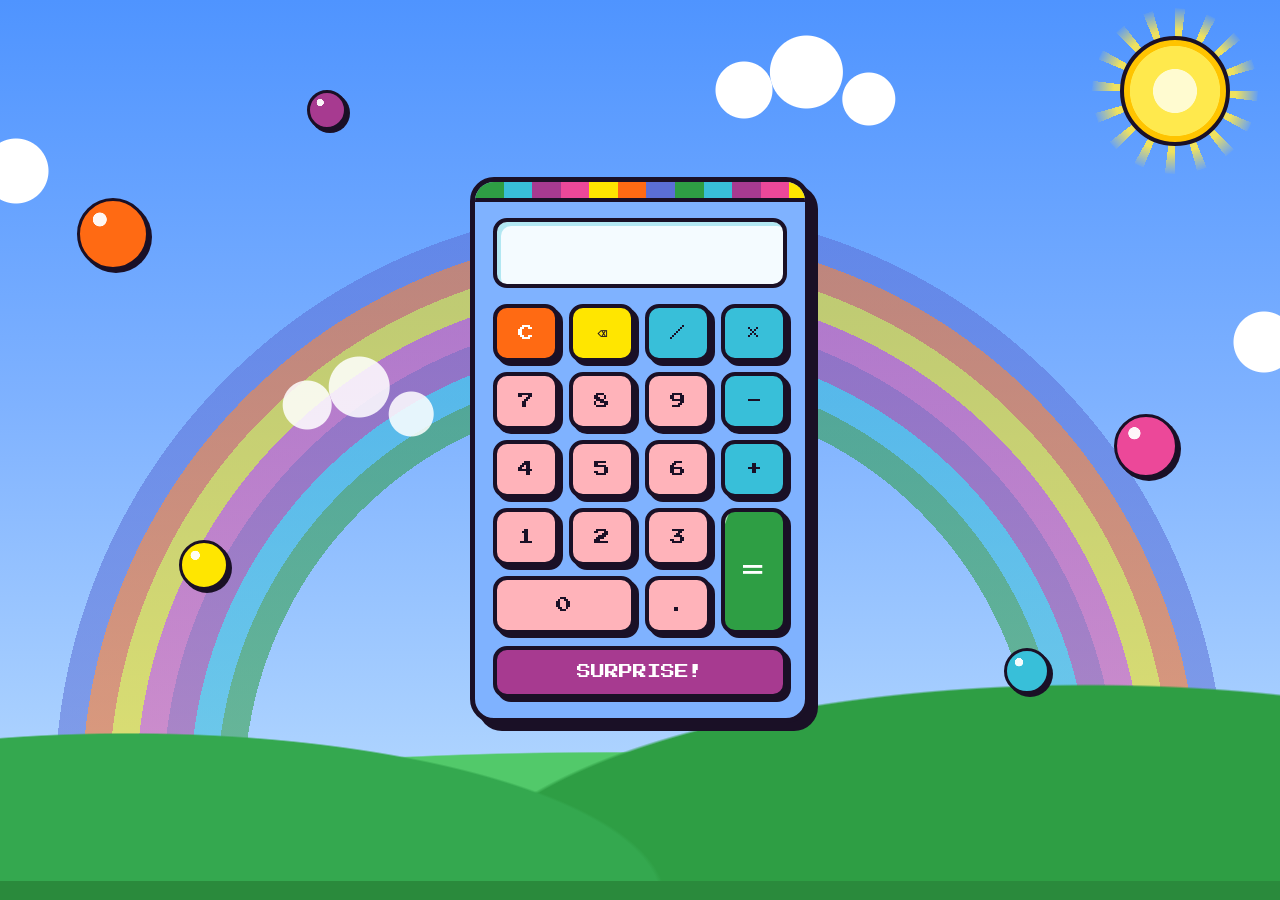
<file: index.html>
<!doctype html>
<html lang="en">
  <head>
    <meta charset="UTF-8" />
    <meta name="viewport" content="width=device-width, initial-scale=1.0" />
    <link rel="stylesheet" href="calcu.css" />
    <title>Calculator</title>
  </head>
  <body>
    <!-- Clickable background -->
    <div class="scene">
      <button type="button" class="sun" title="Click me!" aria-label="Sun" onclick="clickSun(this)"></button>
      <button type="button" class="bubble b1" title="Pop me!" aria-label="Bubble" onclick="popBubble(this)"></button>
      <button type="button" class="bubble b2" title="Pop me!" aria-label="Bubble" onclick="popBubble(this)"></button>
      <button type="button" class="bubble b3" title="Pop me!" aria-label="Bubble" onclick="popBubble(this)"></button>
      <button type="button" class="bubble b4" title="Pop me!" aria-label="Bubble" onclick="popBubble(this)"></button>
      <button type="button" class="bubble b5" title="Pop me!" aria-label="Bubble" onclick="popBubble(this)"></button>
    </div>

    <!-- Characters that pop out when the SURPRISE! button is clicked -->
    <img class="buddy buddy-left" src="gumblee.png" alt="Gumball" draggable="false" />
    <img class="buddy buddy-right" src="darwinn.png" alt="Darwin" draggable="false" />

    <div class="calculator">
      <form name="form1">
        <input type="text" name="textview" readonly />
      </form>
      <section class="buttons">
        <button type="button" class="btn-clear" onclick="clearScreen()">
          C
        </button>
        <button type="button" class="btn-func" onclick="backspace()">⌫</button>
        <button type="button" class="btn-op" onclick="insert('/')">/</button>
        <button type="button" class="btn-op" onclick="insert('*')">×</button>


        <button type="button" onclick="insert('7')">7</button>
        <button type="button" onclick="insert('8')">8</button>
        <button type="button" onclick="insert('9')">9</button>
        <button type="button" class="btn-op" onclick="insert('-')">-</button>


        <button type="button" onclick="insert('4')">4</button>
        <button type="button" onclick="insert('5')">5</button>
        <button type="button" onclick="insert('6')">6</button>
        <button type="button" class="btn-op" onclick="insert('+')">+</button>


        <button type="button" onclick="insert('1')">1</button>
        <button type="button" onclick="insert('2')">2</button>
        <button type="button" onclick="insert('3')">3</button>
        <button type="button" class="btn-equal" onclick="equal()">=</button>


        <button type="button" class="btn-zero" onclick="insert('0')">0</button>
        <button type="button" onclick="insert('.')">.</button>
      </section>

      <button type="button" class="btn-surprise" onclick="toggleBuddies(this)">SURPRISE!</button>
    </div>


    <script src="calcu.js"></script>
  </body>
</html>
</file>
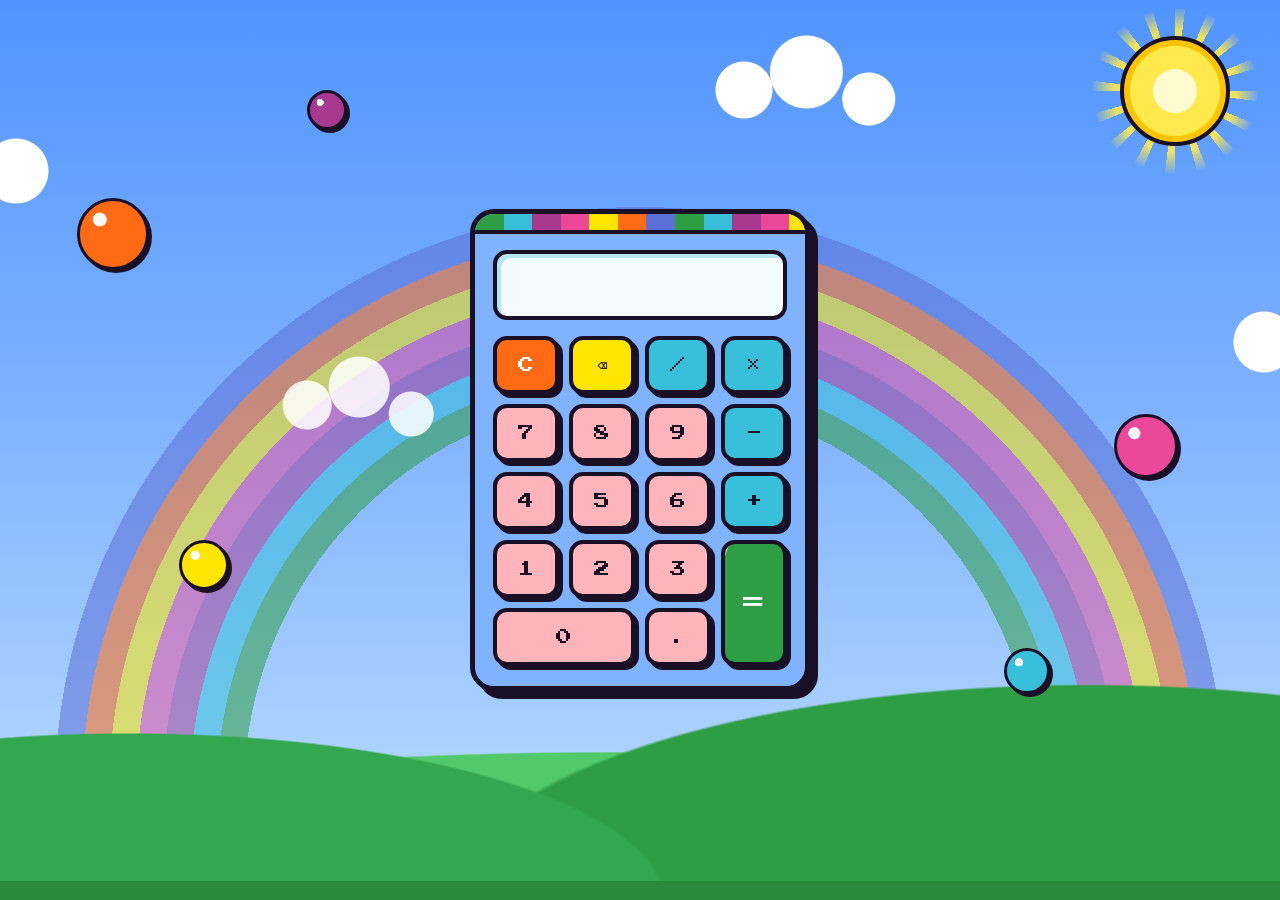
<file: calcu.html>
<!doctype html>
<html lang="en">
  <head>
    <meta charset="UTF-8" />
    <meta name="viewport" content="width=device-width, initial-scale=1.0" />
    <link rel="stylesheet" href="calcu.css" />
    <title>Calculator</title>
  </head>
  <body>
    <!-- Clickable background -->
    <div class="scene">
      <button type="button" class="sun" title="Click me!" aria-label="Sun" onclick="clickSun(this)"></button>
      <button type="button" class="bubble b1" title="Pop me!" aria-label="Bubble" onclick="popBubble(this)"></button>
      <button type="button" class="bubble b2" title="Pop me!" aria-label="Bubble" onclick="popBubble(this)"></button>
      <button type="button" class="bubble b3" title="Pop me!" aria-label="Bubble" onclick="popBubble(this)"></button>
      <button type="button" class="bubble b4" title="Pop me!" aria-label="Bubble" onclick="popBubble(this)"></button>
      <button type="button" class="bubble b5" title="Pop me!" aria-label="Bubble" onclick="popBubble(this)"></button>
    </div>

    <div class="calculator">
      <form name="form1">
        <input type="text" name="textview" readonly />
      </form>
      <section class="buttons">
        <button type="button" class="btn-clear" onclick="clearScreen()">
          C
        </button>
        <button type="button" class="btn-func" onclick="backspace()">⌫</button>
        <button type="button" class="btn-op" onclick="insert('/')">/</button>
        <button type="button" class="btn-op" onclick="insert('*')">×</button>


        <button type="button" onclick="insert('7')">7</button>
        <button type="button" onclick="insert('8')">8</button>
        <button type="button" onclick="insert('9')">9</button>
        <button type="button" class="btn-op" onclick="insert('-')">-</button>


        <button type="button" onclick="insert('4')">4</button>
        <button type="button" onclick="insert('5')">5</button>
        <button type="button" onclick="insert('6')">6</button>
        <button type="button" class="btn-op" onclick="insert('+')">+</button>


        <button type="button" onclick="insert('1')">1</button>
        <button type="button" onclick="insert('2')">2</button>
        <button type="button" onclick="insert('3')">3</button>
        <button type="button" class="btn-equal" onclick="equal()">=</button>


        <button type="button" class="btn-zero" onclick="insert('0')">0</button>
        <button type="button" onclick="insert('.')">.</button>
      </section>
    </div>


    <script src="calcu.js"></script>
  </body>
</html>
</file>
<file: calcu.css>
@import url("https://fonts.googleapis.com/css2?family=Press+Start+2P&display=swap");

:root {
  --sky: #7fb2ff;
  --gumball-blue: #38bfd9;
  --pink: #ffb3ba;
  --pink-deep: #ec4899;
  --orange: #ff6a13;
  --green: #2e9e44;
  --purple: #a73a90;
  --yellow: #ffe600;
  --ink: #1a1026;
  --white: #ffffff;
}

* {
  box-sizing: border-box;
}

html {
  min-height: 100%;
  -webkit-text-size-adjust: 100%;
}

/* ---------- Background scene ---------- */

body {
  margin: 0;
  min-height: 100vh;
  min-height: 100dvh;
  display: flex;
  justify-content: center;
  align-items: center;
  overflow: hidden;
  font-family: "Press Start 2P", "Courier New", monospace;
  background:
    /* big pastel rainbow arc behind the calculator */
    radial-gradient(
      circle at 50% 88%,
      transparent 0 44vmin,
      rgba(46, 158, 68, 0.55) 44vmin 47vmin,
      rgba(56, 191, 217, 0.55) 47vmin 50vmin,
      rgba(167, 58, 144, 0.5) 50vmin 53vmin,
      rgba(236, 72, 153, 0.5) 53vmin 56vmin,
      rgba(255, 230, 0, 0.55) 56vmin 59vmin,
      rgba(255, 106, 19, 0.55) 59vmin 62vmin,
      rgba(91, 111, 214, 0.55) 62vmin 65vmin,
      transparent 65vmin
    ),
    /* sky */
    linear-gradient(180deg, #4f94ff 0%, var(--sky) 45%, #bfe0ff 100%);
}

/* Drifting clouds */
body::before {
  content: "";
  position: fixed;
  top: 0;
  left: -400px;
  width: calc(100vw + 800px);
  height: 100%;
  z-index: 0;
  pointer-events: none;
  background:
    /* cloud 1 */
    radial-gradient(circle at 14% 18%, #fff 0 34px, transparent 35px),
    radial-gradient(circle at 17% 15%, #fff 0 42px, transparent 43px),
    radial-gradient(circle at 20% 19%, #fff 0 32px, transparent 33px),
    /* cloud 2 */
    radial-gradient(circle at 55% 10%, #fff 0 28px, transparent 29px),
    radial-gradient(circle at 58% 8%, #fff 0 36px, transparent 37px),
    radial-gradient(circle at 61% 11%, #fff 0 26px, transparent 27px),
    /* cloud 3 */
    radial-gradient(circle at 80% 38%, #fff 0 30px, transparent 31px),
    radial-gradient(circle at 83% 35%, #fff 0 38px, transparent 39px),
    radial-gradient(circle at 86% 39%, #fff 0 28px, transparent 29px),
    /* cloud 4 */
    radial-gradient(circle at 34% 45%, rgba(255, 255, 255, 0.85) 0 24px, transparent 25px),
    radial-gradient(circle at 36.5% 43%, rgba(255, 255, 255, 0.85) 0 30px, transparent 31px),
    radial-gradient(circle at 39% 46%, rgba(255, 255, 255, 0.85) 0 22px, transparent 23px);
  animation: clouds 45s linear infinite alternate;
}

/* Rolling grass hills */
body::after {
  content: "";
  position: fixed;
  left: 0;
  right: 0;
  bottom: 0;
  height: 30vh;
  z-index: 0;
  pointer-events: none;
  background:
    /* front grass strip */
    linear-gradient(to top, #2a8a3c 0 7%, transparent 7%),
    /* front hills */
    radial-gradient(ellipse 42% 62% at 10% 100%, #34a84f 0 99%, transparent 100%),
    radial-gradient(ellipse 50% 80% at 85% 100%, #2e9e44 0 99%, transparent 100%),
    /* back hill, lighter */
    radial-gradient(ellipse 65% 55% at 48% 100%, #52c96a 0 99%, transparent 100%);
}

/* ---------- Clickable background: sun ---------- */

.sun {
  position: fixed;
  top: 36px;
  right: 50px;
  width: 110px;
  height: 110px;
  z-index: 1;
  padding: 0;
  border: 0;
  background: none;
  cursor: pointer;
  touch-action: manipulation;
  -webkit-tap-highlight-color: transparent;
  animation: sun-glow 4s ease-in-out infinite;
  transition: filter 0.15s ease;
}

/* Spinning rays */
.sun::before {
  content: "";
  position: absolute;
  inset: -28px;
  border-radius: 50%;
  background: repeating-conic-gradient(
    rgba(255, 233, 77, 0.9) 0 7deg,
    transparent 7deg 22.5deg
  );
  -webkit-mask-image: radial-gradient(circle, #000 52%, transparent 72%);
  mask-image: radial-gradient(circle, #000 52%, transparent 72%);
  animation: rays 24s linear infinite;
}

/* Sun disc */
.sun::after {
  content: "";
  position: absolute;
  inset: 0;
  border-radius: 50%;
  border: 4px solid var(--ink);
  background: radial-gradient(
    circle,
    #fffbd0 0 30%,
    #ffe94d 31% 62%,
    #ffc400 63% 100%
  );
}

.sun.spin {
  animation:
    sun-glow 4s ease-in-out infinite,
    sun-spin 1s ease-in-out;
}

/* ---------- Clickable background: bubbles ---------- */

.bubble {
  position: fixed;
  z-index: 1;
  width: var(--s);
  height: var(--s);
  padding: 0;
  border: 3px solid var(--ink);
  border-radius: 50%;
  background:
    radial-gradient(
      circle at 30% 28%,
      rgba(255, 255, 255, 0.95) 0 10%,
      rgba(255, 255, 255, 0) 11%
    ),
    var(--c);
  box-shadow: 3px 3px 0 var(--ink);
  cursor: pointer;
  touch-action: manipulation;
  -webkit-tap-highlight-color: transparent;
  animation: bubble-float var(--t) ease-in-out var(--d) infinite;
  transition:
    scale 0.35s cubic-bezier(0.34, 1.56, 0.64, 1),
    opacity 0.25s ease,
    filter 0.15s ease;
}

.bubble:active {
  scale: 0.9;
}

/* Bounce when "=" is pressed (not while a bubble is popped) */
.bubble.cheer:not(.popped) {
  animation:
    bubble-float var(--t) ease-in-out var(--d) infinite,
    cheer 0.7s ease;
}

/* Popped: disappears, then grows back when the class is removed */
.bubble.popped {
  scale: 0;
  opacity: 0;
  pointer-events: none;
  transition:
    scale 0.12s ease-in,
    opacity 0.12s ease-in;
}

.b1 { left: 6%;  top: 22%; --s: 72px; --c: var(--orange);    --t: 5s;   --d: 0s; }
.b2 { left: 14%; top: 60%; --s: 50px; --c: var(--yellow);    --t: 4s;   --d: -1s; }
.b3 { right: 8%; top: 46%; --s: 64px; --c: var(--pink-deep); --t: 5.5s; --d: -2s; }
.b4 { right: 18%; top: 72%; --s: 46px; --c: var(--gumball-blue); --t: 4.5s; --d: -0.5s; }
.b5 { left: 24%; top: 10%; --s: 40px; --c: var(--purple);    --t: 3.8s; --d: -1.5s; }

/* Confetti and burst pieces made by the JavaScript */
.burst-piece {
  position: fixed;
  z-index: 5;
  width: 10px;
  height: 10px;
  margin: -5px 0 0 -5px;
  border: 2px solid var(--ink);
  border-radius: 50%;
  pointer-events: none;
  animation: burst 0.7s ease-out forwards;
}

.confetti {
  position: fixed;
  top: -20px;
  z-index: 5;
  width: 10px;
  height: 16px;
  border: 2px solid var(--ink);
  border-radius: 2px;
  pointer-events: none;
  animation: fall 3s linear forwards;
}

/* ---------- Background celebration when "=" is pressed ---------- */

/* Flash of light across the sky */
.flash {
  position: fixed;
  inset: 0;
  z-index: 0;
  pointer-events: none;
  background: radial-gradient(
    circle at 50% 50%,
    rgba(255, 255, 255, 0.85),
    rgba(255, 230, 0, 0.35) 45%,
    transparent 75%
  );
  animation: flash 0.8s ease-out forwards;
}

/* Rainbow rings rippling out from the calculator */
.ring {
  position: fixed;
  z-index: 0;
  width: 0;
  height: 0;
  border: 8px solid #fff;
  border-radius: 50%;
  translate: -50% -50%;
  opacity: 0;
  pointer-events: none;
  animation: ring-expand 1.2s ease-out forwards;
}

/* ---------- Gumball and Darwin (SURPRISE! button) ---------- */

/* Hidden by default: tucked behind the calculator */
.buddy {
  position: fixed;
  z-index: 1;
  display: block;
  max-width: none;
  pointer-events: none;
  user-select: none;
  -webkit-user-drag: none;
  opacity: 0;
  visibility: hidden;
  scale: 0.2;
  translate: var(--hide-x, 0%) var(--hide-y, 0%);
  transform-origin: 50% 100%;
  filter: drop-shadow(4px 4px 0 var(--ink));
  transition:
    opacity 0.25s ease,
    scale 0.35s ease-in,
    translate 0.35s ease-in,
    visibility 0s linear 0.35s;
}

/* Wide screens: slide out sideways from behind the calculator */
body.buddies-side .buddy-left  { --hide-x: 85%; }
body.buddies-side .buddy-right { --hide-x: -85%; }

/* Phones: rise up from behind the calculator */
body.buddies-peek .buddy { --hide-y: 45%; }

.buddy-right { --delay: 0.12s; }

/* Visible: pop out with a bounce, then sway gently */
body.buddies-on .buddy {
  opacity: 1;
  visibility: visible;
  scale: 1;
  translate: 0 0;
  transition:
    opacity 0.25s ease var(--delay, 0s),
    scale 0.6s cubic-bezier(0.34, 1.56, 0.64, 1) var(--delay, 0s),
    translate 0.6s cubic-bezier(0.34, 1.56, 0.64, 1) var(--delay, 0s),
    visibility 0s linear 0s;
  animation: buddy-bob 2.6s ease-in-out 0.8s infinite;
}

body.buddies-on .buddy-right {
  animation-delay: 1.1s;
}

/* ---------- Calculator ---------- */

.calculator {
  position: relative;
  z-index: 1;
  width: 340px;
  max-width: 94vw;
  padding: 36px 18px 20px;
  background: var(--sky);
  border: 5px solid var(--ink);
  border-radius: 24px;
  box-shadow: 8px 8px 0 var(--ink);
  overflow: hidden;
  transition: transform 0.8s ease;
  animation:
    pop-in 0.7s cubic-bezier(0.34, 1.56, 0.64, 1) both,
    float 4s ease-in-out 0.7s infinite;
}

/* Rainbow stripe using the GUMBALL title colors, scrolling sideways */
.calculator::before {
  content: "";
  position: absolute;
  top: 0;
  left: 0;
  right: 0;
  height: 16px;
  background: linear-gradient(
    90deg,
    var(--green) 0 14.28%,
    var(--gumball-blue) 14.28% 28.56%,
    var(--purple) 28.56% 42.84%,
    var(--pink-deep) 42.84% 57.12%,
    var(--yellow) 57.12% 71.4%,
    var(--orange) 71.4% 85.68%,
    #5b6fd6 85.68% 100%
  );
  background-size: 200px 100%;
  background-repeat: repeat-x;
  border-bottom: 4px solid var(--ink);
  animation: rainbow-scroll 3s linear infinite;
}

.calculator.upside-down {
  transform: rotate(180deg);
}

form {
  margin: 0 0 16px;
}

input[name="textview"] {
  width: 100%;
  height: 70px;
  padding: 0 14px;
  font-family: inherit;
  font-size: 22px;
  text-align: right;
  color: var(--ink);
  background: #f4fbff;
  border: 4px solid var(--ink);
  border-radius: 14px;
  box-shadow: inset 4px 4px 0 rgba(56, 191, 217, 0.35);
  outline: none;
}

.buttons {
  display: grid;
  grid-template-columns: repeat(4, 1fr);
  gap: 10px;
}

.buttons button,
.btn-surprise {
  position: relative;
  overflow: hidden;
  height: 58px;
  font-family: inherit;
  font-size: 16px;
  color: var(--ink);
  background: var(--pink);
  border: 4px solid var(--ink);
  border-radius: 14px;
  box-shadow: 4px 4px 0 var(--ink);
  cursor: pointer;
  touch-action: manipulation;
  user-select: none;
  -webkit-user-select: none;
  -webkit-tap-highlight-color: transparent;
  transition:
    translate 0.15s ease,
    box-shadow 0.15s ease,
    filter 0.15s ease;
  animation: button-in 0.5s cubic-bezier(0.34, 1.56, 0.64, 1) both;
}

/* Shine that sweeps across the button */
.buttons button::after,
.btn-surprise::after {
  content: "";
  position: absolute;
  top: 0;
  left: -80%;
  width: 50%;
  height: 100%;
  background: linear-gradient(
    105deg,
    transparent,
    rgba(255, 255, 255, 0.6),
    transparent
  );
  transform: skewX(-20deg);
  transition: left 0.5s ease;
  pointer-events: none;
}

/* Buttons pop in one after another */
.buttons button:nth-child(1)  { animation-delay: 0.30s; }
.buttons button:nth-child(2)  { animation-delay: 0.34s; }
.buttons button:nth-child(3)  { animation-delay: 0.38s; }
.buttons button:nth-child(4)  { animation-delay: 0.42s; }
.buttons button:nth-child(5)  { animation-delay: 0.46s; }
.buttons button:nth-child(6)  { animation-delay: 0.50s; }
.buttons button:nth-child(7)  { animation-delay: 0.54s; }
.buttons button:nth-child(8)  { animation-delay: 0.58s; }
.buttons button:nth-child(9)  { animation-delay: 0.62s; }
.buttons button:nth-child(10) { animation-delay: 0.66s; }
.buttons button:nth-child(11) { animation-delay: 0.70s; }
.buttons button:nth-child(12) { animation-delay: 0.74s; }
.buttons button:nth-child(13) { animation-delay: 0.78s; }
.buttons button:nth-child(14) { animation-delay: 0.82s; }
.buttons button:nth-child(15) { animation-delay: 0.86s; }
.buttons button:nth-child(16) { animation-delay: 0.90s; }
.buttons button:nth-child(17) { animation-delay: 0.94s; }

/* Hover effects only on devices with a mouse (no sticky hover on phones) */
@media (hover: hover) {
  .buttons button:hover,
  .btn-surprise:hover {
    translate: 0 -4px;
    box-shadow: 4px 8px 0 var(--ink);
    filter: brightness(1.08) saturate(1.1);
  }

  .buttons button:hover::after,
  .btn-surprise:hover::after {
    left: 130%;
  }

  .sun:hover {
    filter: brightness(1.12);
  }

  .bubble:hover {
    scale: 1.15;
    filter: brightness(1.1);
  }
}

/* Press effect (works for both mouse and touch) */
.buttons button:active,
.btn-surprise:active {
  translate: 4px 4px;
  box-shadow: 0 0 0 var(--ink);
}

.buttons button:active::after,
.btn-surprise:active::after {
  left: 130%;
}

/* Operators: Gumball blue */
.btn-op {
  background: var(--gumball-blue) !important;
}

/* Clear: Darwin orange */
.btn-clear {
  background: var(--orange) !important;
  color: var(--white) !important;
}

/* Backspace: yellow from the logo */
.btn-func {
  background: var(--yellow) !important;
}

/* Equals: green, spans two rows, gently pulsing */
.btn-equal {
  grid-row: span 2;
  height: auto !important;
  background: var(--green) !important;
  color: var(--white) !important;
  font-size: 22px !important;
  animation:
    button-in 0.5s cubic-bezier(0.34, 1.56, 0.64, 1) 0.74s both,
    pulse 1.8s ease-in-out 1.4s infinite !important;
}

/* Zero: wide button */
.btn-zero {
  grid-column: span 2;
}

/* SURPRISE! button: full width, below the number pad */
.btn-surprise {
  display: block;
  width: 100%;
  height: 52px;
  margin-top: 12px;
  font-size: 14px;
  color: var(--white);
  background: var(--purple);
  animation-delay: 0.98s;
}

/* ---------- Keyframes ---------- */

@keyframes pop-in {
  from {
    scale: 0.6;
    translate: 0 60px;
    opacity: 0;
  }
  to {
    scale: 1;
    translate: 0 0;
    opacity: 1;
  }
}

@keyframes float {
  0%, 100% { translate: 0 0; }
  50%      { translate: 0 -8px; }
}

@keyframes rainbow-scroll {
  from { background-position-x: 0; }
  to   { background-position-x: 200px; }
}

@keyframes clouds {
  from { translate: 0 0; }
  to   { translate: 300px 0; }
}

@keyframes sun-glow {
  0%, 100% { scale: 1;    opacity: 0.92; }
  50%      { scale: 1.1;  opacity: 1; }
}

@keyframes rays {
  to { rotate: 360deg; }
}

@keyframes sun-spin {
  from { rotate: 0deg; }
  to   { rotate: 720deg; }
}

@keyframes bubble-float {
  0%, 100% { translate: 0 0; }
  50%      { translate: 10px -22px; }
}

@keyframes cheer {
  0%   { scale: 1; }
  40%  { scale: 1.35; }
  70%  { scale: 0.9; }
  100% { scale: 1; }
}

@keyframes buddy-bob {
  0%, 100% { rotate: 0deg; }
  25%      { rotate: -4deg; }
  75%      { rotate: 4deg; }
}

@keyframes flash {
  from { opacity: 1; }
  to   { opacity: 0; }
}

@keyframes ring-expand {
  from {
    width: 0;
    height: 0;
    opacity: 0.9;
  }
  to {
    width: 160vmax;
    height: 160vmax;
    opacity: 0;
  }
}

@keyframes burst {
  from {
    translate: 0 0;
    scale: 1;
    opacity: 1;
  }
  to {
    translate: var(--dx) var(--dy);
    scale: 0.2;
    opacity: 0;
  }
}

@keyframes fall {
  from {
    translate: 0 0;
    rotate: 0deg;
    opacity: 1;
  }
  to {
    translate: var(--drift) 110vh;
    rotate: 720deg;
    opacity: 1;
  }
}

@keyframes button-in {
  from {
    scale: 0;
    opacity: 0;
  }
  to {
    scale: 1;
    opacity: 1;
  }
}

@keyframes pulse {
  0%, 100% { scale: 1; }
  50%      { scale: 1.05; }
}

/* ---------- Mobile: phones in portrait ---------- */

@media (max-width: 600px) {
  /* Calculator fills the screen width, buttons grow with screen height */
  .calculator {
    width: min(94vw, 460px);
    padding: 40px 16px 18px;
  }

  input[name="textview"] {
    height: clamp(60px, 9vh, 80px);
    height: clamp(60px, 9dvh, 80px);
    font-size: 20px;
  }

  .buttons {
    gap: 10px;
  }

  .buttons button {
    height: clamp(50px, 8.6vh, 72px);
    height: clamp(50px, 8.6dvh, 72px);
    font-size: clamp(16px, 4.8vw, 22px);
  }

  .btn-equal {
    font-size: clamp(20px, 5.5vw, 28px) !important;
  }

  .btn-surprise {
    height: clamp(46px, 7vh, 60px);
    height: clamp(46px, 7dvh, 60px);
    font-size: clamp(13px, 3.8vw, 18px);
  }

  /* Sun smaller, tucked into the top corner */
  .sun {
    width: 76px;
    height: 76px;
    top: 26px;
    right: 24px;
  }

  /* Bubbles move to the empty space above and below the calculator */
  .b1 { left: 7%;   top: 4%;     --s: 56px; }
  .b5 { left: 34%;  top: 2.5%;   --s: 36px; }
  .b2 { left: 9%;   top: auto; bottom: 4%;   --s: 48px; }
  .b3 { right: 9%;  top: auto; bottom: 6%;   --s: 56px; }
  .b4 { right: 40%; top: auto; bottom: 2.5%; --s: 38px; }
}

/* ---------- Mobile: very small phones ---------- */

@media (max-width: 340px) {
  .calculator {
    padding: 38px 12px 14px;
  }

  .buttons {
    gap: 8px;
  }
}

/* ---------- Short screens: phones in landscape ---------- */

@media (max-height: 520px) {
  .calculator {
    padding: 26px 14px 14px;
  }

  .calculator::before {
    height: 12px;
  }

  form {
    margin-bottom: 10px;
  }

  input[name="textview"] {
    height: 40px;
    font-size: 16px;
    border-width: 3px;
  }

  .buttons {
    gap: 6px;
  }

  .buttons button {
    height: 34px;
    font-size: 13px;
    border-width: 3px;
    border-radius: 10px;
    box-shadow: 3px 3px 0 var(--ink);
  }

  .btn-equal {
    font-size: 16px !important;
  }

  .btn-surprise {
    height: 32px;
    margin-top: 8px;
    font-size: 11px;
    border-width: 3px;
    border-radius: 10px;
    box-shadow: 3px 3px 0 var(--ink);
  }

  .sun {
    width: 60px;
    height: 60px;
    top: 18px;
    right: 24px;
  }

  /* Bubbles go to the sides, clear of the calculator */
  .b1 { left: 5%;  top: 20%;  bottom: auto; right: auto; --s: 46px; }
  .b5 { left: 16%; top: 10%;  bottom: auto; right: auto; --s: 30px; }
  .b2 { left: 8%;  top: auto; bottom: 12%;  right: auto; --s: 38px; }
  .b3 { right: 7%; top: 45%;  bottom: auto; left: auto;  --s: 46px; }
  .b4 { right: 18%; top: auto; bottom: 10%; left: auto;  --s: 34px; }
}

/* Turn off motion for people who prefer it */
@media (prefers-reduced-motion: reduce) {
  *,
  *::before,
  *::after {
    animation: none !important;
    transition: none !important;
  }

  .burst-piece,
  .confetti,
  .flash,
  .ring {
    display: none;
  }
}
</file>
